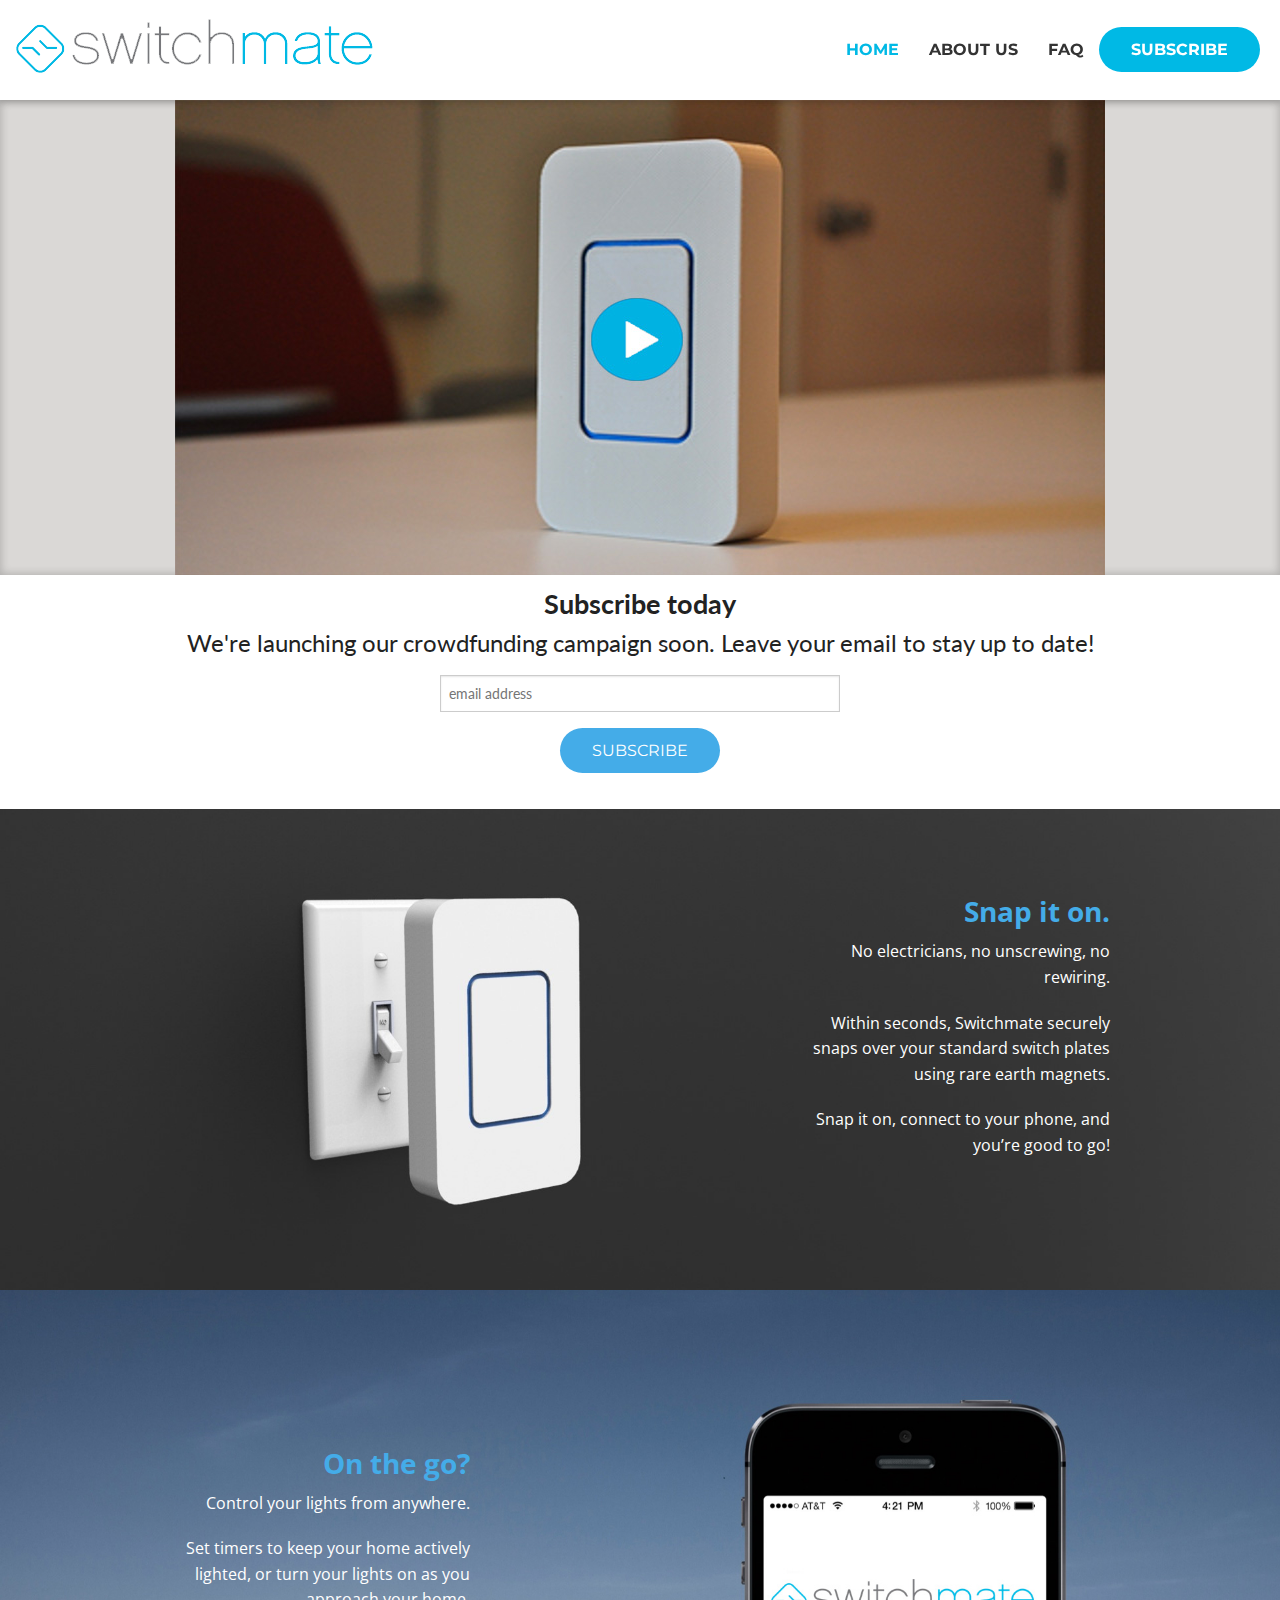
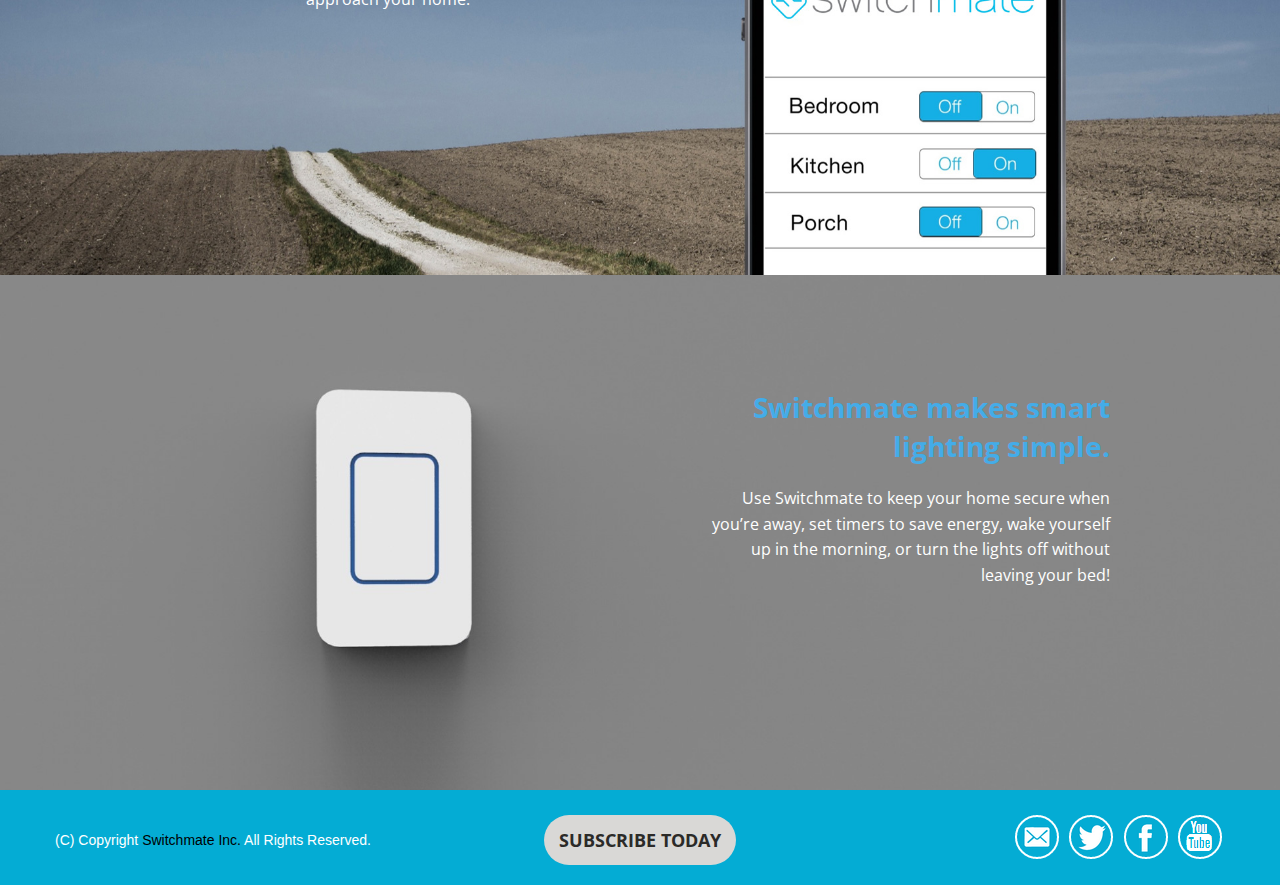
<file: Switchmate/index.html>
﻿<!doctype html>
<html class="no-js" lang="en">
	<head>
		<meta charset="utf-8" />
		<meta name="viewport" content="width=device-width, initial-scale=1.0" />
		<title>Switchmate | Smart lighting, simplified. </title>
		<link rel="stylesheet" href="css/style.css" />
		<link rel="stylesheet" href="css/foundation.css" />
		<link rel="icon" type="image/png" href="img/fav.png">
		<script src="js/vendor/modernizr.js"></script>
		<link href="http://fonts.googleapis.com/css?family=Montserrat:400,700|Lato:400,700" rel="stylesheet" type="text/css">
		<link href="http://maxcdn.bootstrapcdn.com/font-awesome/4.1.0/css/font-awesome.min.css" rel="stylesheet">
	</head>
	<body>
		<div class="fixed navbar">
			<div class="">
                <nav class="top-bar" data-topbar>
                    <ul class="title-area">
                        <li class="name">
                            <a href="./"><img src="img/logo.png" class="logo-img" style=""></a>
                        </li>
                    </ul>
                    <section class="top-bar-section" style="left: initial!important; right: 10px!important">
                        <img src="img/collapse.png" class="collapse"/>
                        <!-- Right Nav Section -->
                        <ul class="right hide-collapse">
                            <li class="active">
                                <a href="index.html">Home</a>
                            </li>
                            <li>
                                <a href="about.html">About us</a>
                            </li>
                            <li>
                                <a href="faq.html">FAQ</a>
                            </li>
                            <li>
                                <a href="#" data-reveal-id="notifiedmodal" class="notifiednav li-custom-nav" >SUBSCRIBE</a>
                            </li>
                        </ul>
                    </section>
                </nav>
			</div>
			
		</div>

		<div id="header">
			<div class="row">
				<div class="large-12 columns">
					<div id="headervideo">
					    <div class="flex-video">
					        <img src="img/play-video.jpg" class="play-video"/>
					        <div class="video-youtube" >
					        </div>
					    </div>
					</div>
				</div>
			</div>
		</div>
        <div id="subscribe-content" class="subscribe-content">
            <h3 class="title">Subscribe today</h3>
            <div class="description">
                We're launching our crowdfunding campaign soon. Leave your email to stay up to date!
            </div>
            <div class="form-subscribe">
                <form id="index-form-subcribe" action="//myswitchmate.us8.list-manage.com/subscribe/post?u=7092f45944f1e13b511514048&amp;id=6d27c730f6" method="post">
                    <input type="hidden" name="COUNTRY" class="" />
                    <input type="email" value="" name="EMAIL" class="email" id="mce-EMAIL" placeholder="email address" required="">

                    <button class="button-subscribe" type="submit">SUBSCRIBE</button>

                </form>
                
            </div>
        </div>
		<div id="snapit">
		    <div class="row">
                <img src="img/snapit.jpg" class="hide-scale" />
		        <div class="" style="width: 100%; position: absolute; top: 0px ">
		            <div style="position: relative; max-width: 940px; width: 100%; margin:0px auto;">
                        <div class="snapit-content">
                            <h3 class="title">
                                Snap it on.
                            </h3>
                            <p>
                                No electricians, no unscrewing, no rewiring.
                            </p>
                            <p>
                                Within seconds, Switchmate securely snaps over your standard switch plates using rare earth magnets.
                            </p>
                            <p>
                                Snap it on, connect to your phone, and you’re good to go!
                            </p>
                        </div>    
		            </div>
		            
		        </div>
		    </div>
		</div>

		<div id="secure">
			<div class="row">
                <img src="img/onthego.jpg" class="hide-scale"/>
                <div class="" style="width: 100%; position: absolute; top: 0px ">
                    <div style="position: relative; max-width: 940px; width: 100%; margin:0px auto;">
                        <div class="secure-content">
                            <h3 class="title">
                                On the go?
                            </h3>
                            <p>
                                Control your lights from anywhere.
                            </p>
                            <p>
                                Set timers to keep your home actively lighted, or turn your lights on as you approach your home.
                            </p>
                        </div>
                    </div>
                </div>
			</div>
		</div>

	    <div id="smart">
	        <div class="row">
                <img src="img/smart.jpg" class="hide-scale" />
                <div class="" style="width: 100%; position: absolute; top: 0px ">
                    <div style="position: relative; max-width: 940px; width: 100%; margin:0px auto;">
                        <div class="smart-content">
                            <h3 class="title">
                                Switchmate makes smart lighting simple.
                            </h3>
                            <p class="p-one">
                                Use Switchmate to keep your home secure when you’re away, set timers to save energy, wake yourself up in the morning, or turn the lights off without leaving your bed!
                            </p>
                        </div>
                    </div>

                </div>
	        </div>
	    </div>
		<div id="footer">
			<div class="row">
			    <div class="large-12 columns" style="position: relative">
                    <div class="copy-right" >
                        (C) Copyright <span>Switchmate Inc.</span> All Rights Reserved.
                    </div>
                    <div class="subcribe-today-bottom" >
                        <a data-reveal-id="notifiedmodal">Subscribe today</a>
                    </div>
			        <ul class="list-social" >
                        <li><a href=""><i class="icon-x1-email"></i></a></li>
                        <li><a href="https://twitter.com/hashtag/switchmate" target="_blank"><i class="icon-x1-tw"></i></a></li>
                        <li><a href="https://www.facebook.com/Switchmate.Inc" target="_blank"><i class="icon-x1-fa"></i></a></li>
                        <li><a href="https://www.youtube.com/channel/UCIZ2nBm6SUFxC5MXyRI3s5w" target="_blank"><i class="icon-x1-yu"></i></a></li>
                    </ul>
			    </div>
			</div>
		</div>

		<div id="notifiedmodal" class="reveal-modal" data-reveal>
			<h1 class="headertext">Subscribe today</h1>
			<p class="lead">
                We're lauching our crowdfunding campaign soon. Leave your email to stay up to date!
			</p>
			<p>
				<!-- Begin MailChimp Signup Form -->
				<div id="mc_embed_signup">
					<form action="//myswitchmate.us8.list-manage.com/subscribe/post?u=7092f45944f1e13b511514048&amp;id=6d27c730f6" method="post" id="mc-embedded-subscribe-form" name="mc-embedded-subscribe-form" class="validate" style="margin-bottom: -20px !important;" target="_blank" >

						<div class="mc-field-group">
							<label for="mce-EMAIL">Email Address </label>
							<input type="email" value="" name="EMAIL" class="required email" id="mce-EMAIL">
						</div>
						<p>
							<a href="http://us8.campaign-archive2.com/home/?u=7092f45944f1e13b511514048&id=6d27c730f6" title="View previous campaigns">View previous campaigns.</a>
						</p>
						<div id="mce-responses" class="clear">
							<div class="response" id="mce-error-response" style="display:none"></div>
							<div class="response" id="mce-success-response" style="display:none"></div>
						</div>
						<!-- real people should not fill this in and expect good things - do not remove this or risk form bot signups-->
						<div style="position: absolute; left: -5000px;">
							<input type="text" name="b_7092f45944f1e13b511514048_6d27c730f6" tabindex="-1" value="">
						</div>
						<div class="clear">
							<input type="submit" value="Subscribe" name="subscribe" id="mc-embedded-subscribe" class="button">
						</div>
					</form>
				</div>

				<!--End mc_embed_signup-->
			</p>
			<a class="close-reveal-modal">&#215;</a>
		</div>

	    <script src="js/vendor/jquery.js"></script>
        <script src="js/jquery.validate.js"></script>
		<script src="js/foundation.min.js"></script>
		<script src="js/foundation/foundation.magellan.js"></script>
        <script src="js/homepage.js"></script>
	    <script>
    	    $(document).foundation();
    	</script>
        <script>
            (function (i, s, o, g, r, a, m) {
                i['GoogleAnalyticsObject'] = r; i[r] = i[r] || function () {
                    (i[r].q = i[r].q || []).push(arguments)
                }, i[r].l = 1 * new Date(); a = s.createElement(o),
                m = s.getElementsByTagName(o)[0]; a.async = 1; a.src = g; m.parentNode.insertBefore(a, m)
            })(window, document, 'script', '//www.google-analytics.com/analytics.js', 'ga');

            ga('create', 'UA-48810877-1', 'myswitchmate.com');
            ga('require', 'displayfeatures');
            ga('send', 'pageview');
        </script>

	</body>
</html>
</file>
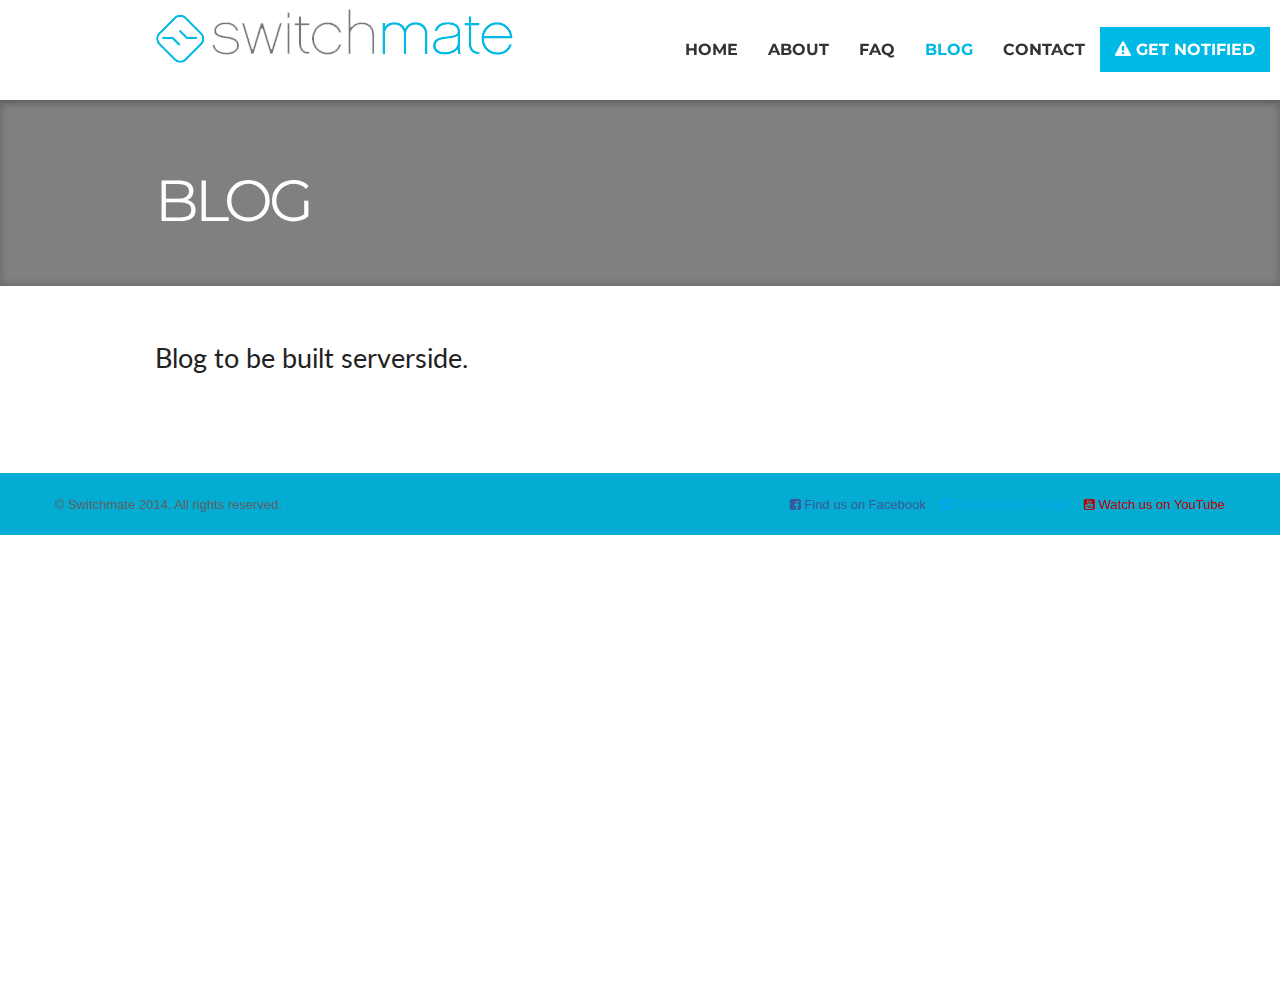
<file: Switchmate/blog.html>
<!doctype html>
<html class="no-js" lang="en">
	<head>
		<meta charset="utf-8" />
		<meta name="viewport" content="width=device-width, initial-scale=1.0" />
		<title>Switchmate | Blog </title>
		<link rel="stylesheet" href="css/style.css" />
		<link rel="stylesheet" href="css/foundation.css" />
		<link rel="icon" type="image/png" href="img/fav.png">
		<script src="js/vendor/modernizr.js"></script>
		<link href="http://fonts.googleapis.com/css?family=Montserrat:400,700|Lato:400,700" rel="stylesheet" type="text/css">
		<link href="http://maxcdn.bootstrapcdn.com/font-awesome/4.1.0/css/font-awesome.min.css" rel="stylesheet">
	</head>
	<body>
		<div class="fixed navbar">
			<div class="row">
				<nav class="top-bar" data-topbar>

					<ul class="title-area">
						<li class="name">
							<img src="img/logo.png">
						</li>
					</ul>

					<section class="top-bar-section">
						<!-- Right Nav Section -->
						<ul class="right">
							<li>
								<a href="index.html">Home</a>
							</li>
							<li>
								<a href="about.html">About</a>
							</li>
							<li>
								<a href="faq.html">FAQ</a>
							</li>
							<li class="active">
								<a href="blog.html">Blog</a>
							</li>
							<li>
								<a href="contact.html">Contact</a>
							</li>
							<li >
								<a href="#" data-reveal-id="notifiedmodal" class="notifiednav" style="background: #00b9e5 !important;color: white !important;"><i class="fa fa-exclamation-triangle"></i> Get Notified</a>
							</li>
						</ul>

					</section>
			</div>
			</nav>
		</div>

		<div id="pageheader">
			<div class="row">
				<div class="large-12 columns">
					<h1>Blog</h1>
				</div>
			</div>
		</div>
		<div class="contentarea">
			<div class="row">
				<div class="large-12 columns">
					<h3>Blog to be built serverside.
					<br />
					<br />
					</h3>
				</div>
			</div>
		</div>
		<div id="footer">
			<div class="row">
				<div class="large-12 columns">
					<span style="float: right;"><a href="#" class="facebook"><i class="fa fa-facebook-square"></i> Find us on Facebook</a> &nbsp;&nbsp; <a href="#" class="twitter"><i class="fa fa-twitter-square"></i> Follow us on Twitter</a> &nbsp;&nbsp; <a href="#" class="youtube"><i class="fa fa-youtube-square"></i> Watch us on YouTube</a></span>
					&copy; Switchmate 2014. All rights reserved.
				</div>
			</div>
		</div>

		<div id="notifiedmodal" class="reveal-modal" data-reveal>
			<h1 class="headertext">Get Notified</h1>
			<p class="lead">
				Sign-up to our mailing list and be the first to know about our progress and imminent availability of the switchmate units.
			</p>
			<p>
				<!-- Begin MailChimp Signup Form -->
				<div id="mc_embed_signup">
					<form action="//myswitchmate.us8.list-manage.com/subscribe/post?u=7092f45944f1e13b511514048&amp;id=6d27c730f6" method="post" id="mc-embedded-subscribe-form" name="mc-embedded-subscribe-form" class="validate" style="margin-bottom: -20px !important;" target="_blank" novalidate>

						<div class="mc-field-group">
							<label for="mce-NAME">Name </label>
							<input type="text" value="" name="NAME" class="required" id="mce-NAME">
						</div>
						<div class="mc-field-group">
							<label for="mce-EMAIL">Email Address </label>
							<input type="email" value="" name="EMAIL" class="required email" id="mce-EMAIL">
						</div>
						<div class="mc-field-group">
							<label for="mce-COUNTRY">Country </label>
							<select name="COUNTRY" class="" id="mce-COUNTRY">
								<option value=""></option>
								<option value="United States of America">United States of America</option>
								<option value="Aaland Islands">Aaland Islands</option>
								<option value="Afghanistan">Afghanistan</option>
								<option value="Albania">Albania</option>
								<option value="Algeria">Algeria</option>
								<option value="American Samoa">American Samoa</option>
								<option value="Andorra">Andorra</option>
								<option value="Angola">Angola</option>
								<option value="Anguilla">Anguilla</option>
								<option value="Antarctica">Antarctica</option>
								<option value="Antigua And Barbuda">Antigua And Barbuda</option>
								<option value="Argentina">Argentina</option>
								<option value="Armenia">Armenia</option>
								<option value="Aruba">Aruba</option>
								<option value="Australia">Australia</option>
								<option value="Austria">Austria</option>
								<option value="Azerbaijan">Azerbaijan</option>
								<option value="Bahamas">Bahamas</option>
								<option value="Bahrain">Bahrain</option>
								<option value="Bangladesh">Bangladesh</option>
								<option value="Barbados">Barbados</option>
								<option value="Belarus">Belarus</option>
								<option value="Belgium">Belgium</option>
								<option value="Belize">Belize</option>
								<option value="Benin">Benin</option>
								<option value="Bermuda">Bermuda</option>
								<option value="Bhutan">Bhutan</option>
								<option value="Bolivia">Bolivia</option>
								<option value="Bosnia and Herzegovina">Bosnia and Herzegovina</option>
								<option value="Botswana">Botswana</option>
								<option value="Bouvet Island">Bouvet Island</option>
								<option value="Brazil">Brazil</option>
								<option value="British Indian Ocean Territory">British Indian Ocean Territory</option>
								<option value="Brunei Darussalam">Brunei Darussalam</option>
								<option value="Bulgaria">Bulgaria</option>
								<option value="Burkina Faso">Burkina Faso</option>
								<option value="Burundi">Burundi</option>
								<option value="Cambodia">Cambodia</option>
								<option value="Cameroon">Cameroon</option>
								<option value="Canada">Canada</option>
								<option value="Cape Verde">Cape Verde</option>
								<option value="Cayman Islands">Cayman Islands</option>
								<option value="Central African Republic">Central African Republic</option>
								<option value="Chad">Chad</option>
								<option value="Chile">Chile</option>
								<option value="China">China</option>
								<option value="Christmas Island">Christmas Island</option>
								<option value="Cocos (Keeling) Islands">Cocos (Keeling) Islands</option>
								<option value="Colombia">Colombia</option>
								<option value="Comoros">Comoros</option>
								<option value="Congo">Congo</option>
								<option value="Cook Islands">Cook Islands</option>
								<option value="Costa Rica">Costa Rica</option>
								<option value="Cote D'Ivoire">Cote D'Ivoire</option>
								<option value="Croatia">Croatia</option>
								<option value="Cuba">Cuba</option>
								<option value="Curacao">Curacao</option>
								<option value="Cyprus">Cyprus</option>
								<option value="Czech Republic">Czech Republic</option>
								<option value="Democratic Republic of the Congo">Democratic Republic of the Congo</option>
								<option value="Denmark">Denmark</option>
								<option value="Djibouti">Djibouti</option>
								<option value="Dominica">Dominica</option>
								<option value="Dominican Republic">Dominican Republic</option>
								<option value="East Timor">East Timor</option>
								<option value="Ecuador">Ecuador</option>
								<option value="Egypt">Egypt</option>
								<option value="El Salvador">El Salvador</option>
								<option value="Equatorial Guinea">Equatorial Guinea</option>
								<option value="Eritrea">Eritrea</option>
								<option value="Estonia">Estonia</option>
								<option value="Ethiopia">Ethiopia</option>
								<option value="Falkland Islands">Falkland Islands</option>
								<option value="Faroe Islands">Faroe Islands</option>
								<option value="Fiji">Fiji</option>
								<option value="Finland">Finland</option>
								<option value="France">France</option>
								<option value="French Guiana">French Guiana</option>
								<option value="French Polynesia">French Polynesia</option>
								<option value="French Southern Territories">French Southern Territories</option>
								<option value="Gabon">Gabon</option>
								<option value="Gambia">Gambia</option>
								<option value="Georgia">Georgia</option>
								<option value="Germany">Germany</option>
								<option value="Ghana">Ghana</option>
								<option value="Gibraltar">Gibraltar</option>
								<option value="Greece">Greece</option>
								<option value="Greenland">Greenland</option>
								<option value="Grenada">Grenada</option>
								<option value="Guadeloupe">Guadeloupe</option>
								<option value="Guam">Guam</option>
								<option value="Guatemala">Guatemala</option>
								<option value="Guernsey">Guernsey</option>
								<option value="Guinea">Guinea</option>
								<option value="Guinea-Bissau">Guinea-Bissau</option>
								<option value="Guyana">Guyana</option>
								<option value="Haiti">Haiti</option>
								<option value="Heard and Mc Donald Islands">Heard and Mc Donald Islands</option>
								<option value="Honduras">Honduras</option>
								<option value="Hong Kong">Hong Kong</option>
								<option value="Hungary">Hungary</option>
								<option value="Iceland">Iceland</option>
								<option value="India">India</option>
								<option value="Indonesia">Indonesia</option>
								<option value="Iran">Iran</option>
								<option value="Iraq">Iraq</option>
								<option value="Ireland">Ireland</option>
								<option value="Isle of Man">Isle of Man</option>
								<option value="Israel">Israel</option>
								<option value="Italy">Italy</option>
								<option value="Jamaica">Jamaica</option>
								<option value="Japan">Japan</option>
								<option value="Jersey  (Channel Islands)">Jersey  (Channel Islands)</option>
								<option value="Jordan">Jordan</option>
								<option value="Kazakhstan">Kazakhstan</option>
								<option value="Kenya">Kenya</option>
								<option value="Kiribati">Kiribati</option>
								<option value="Kuwait">Kuwait</option>
								<option value="Kyrgyzstan">Kyrgyzstan</option>
								<option value="Lao People's Democratic Republic">Lao People's Democratic Republic</option>
								<option value="Latvia">Latvia</option>
								<option value="Lebanon">Lebanon</option>
								<option value="Lesotho">Lesotho</option>
								<option value="Liberia">Liberia</option>
								<option value="Libya">Libya</option>
								<option value="Liechtenstein">Liechtenstein</option>
								<option value="Lithuania">Lithuania</option>
								<option value="Luxembourg">Luxembourg</option>
								<option value="Macau">Macau</option>
								<option value="Macedonia">Macedonia</option>
								<option value="Madagascar">Madagascar</option>
								<option value="Malawi">Malawi</option>
								<option value="Malaysia">Malaysia</option>
								<option value="Maldives">Maldives</option>
								<option value="Mali">Mali</option>
								<option value="Malta">Malta</option>
								<option value="Marshall Islands">Marshall Islands</option>
								<option value="Martinique">Martinique</option>
								<option value="Mauritania">Mauritania</option>
								<option value="Mauritius">Mauritius</option>
								<option value="Mayotte">Mayotte</option>
								<option value="Mexico">Mexico</option>
								<option value="Micronesia, Federated States of">Micronesia, Federated States of</option>
								<option value="Moldova, Republic of">Moldova, Republic of</option>
								<option value="Monaco">Monaco</option>
								<option value="Mongolia">Mongolia</option>
								<option value="Montenegro">Montenegro</option>
								<option value="Montserrat">Montserrat</option>
								<option value="Morocco">Morocco</option>
								<option value="Mozambique">Mozambique</option>
								<option value="Myanmar">Myanmar</option>
								<option value="Namibia">Namibia</option>
								<option value="Nauru">Nauru</option>
								<option value="Nepal">Nepal</option>
								<option value="Netherlands">Netherlands</option>
								<option value="Netherlands Antilles">Netherlands Antilles</option>
								<option value="New Caledonia">New Caledonia</option>
								<option value="New Zealand">New Zealand</option>
								<option value="Nicaragua">Nicaragua</option>
								<option value="Niger">Niger</option>
								<option value="Nigeria">Nigeria</option>
								<option value="Niue">Niue</option>
								<option value="Norfolk Island">Norfolk Island</option>
								<option value="North Korea">North Korea</option>
								<option value="Northern Mariana Islands">Northern Mariana Islands</option>
								<option value="Norway">Norway</option>
								<option value="Oman">Oman</option>
								<option value="Pakistan">Pakistan</option>
								<option value="Palau">Palau</option>
								<option value="Palestine">Palestine</option>
								<option value="Panama">Panama</option>
								<option value="Papua New Guinea">Papua New Guinea</option>
								<option value="Paraguay">Paraguay</option>
								<option value="Peru">Peru</option>
								<option value="Philippines">Philippines</option>
								<option value="Pitcairn">Pitcairn</option>
								<option value="Poland">Poland</option>
								<option value="Portugal">Portugal</option>
								<option value="Puerto Rico">Puerto Rico</option>
								<option value="Qatar">Qatar</option>
								<option value="Republic of Kosovo">Republic of Kosovo</option>
								<option value="Reunion">Reunion</option>
								<option value="Romania">Romania</option>
								<option value="Russia">Russia</option>
								<option value="Rwanda">Rwanda</option>
								<option value="Saint Kitts and Nevis">Saint Kitts and Nevis</option>
								<option value="Saint Lucia">Saint Lucia</option>
								<option value="Saint Vincent and the Grenadines">Saint Vincent and the Grenadines</option>
								<option value="Samoa (Independent)">Samoa (Independent)</option>
								<option value="San Marino">San Marino</option>
								<option value="Sao Tome and Principe">Sao Tome and Principe</option>
								<option value="Saudi Arabia">Saudi Arabia</option>
								<option value="Senegal">Senegal</option>
								<option value="Serbia">Serbia</option>
								<option value="Seychelles">Seychelles</option>
								<option value="Sierra Leone">Sierra Leone</option>
								<option value="Singapore">Singapore</option>
								<option value="Sint Maarten">Sint Maarten</option>
								<option value="Slovakia">Slovakia</option>
								<option value="Slovenia">Slovenia</option>
								<option value="Solomon Islands">Solomon Islands</option>
								<option value="Somalia">Somalia</option>
								<option value="South Africa">South Africa</option>
								<option value="South Georgia and the South Sandwich Islands">South Georgia and the South Sandwich Islands</option>
								<option value="South Korea">South Korea</option>
								<option value="South Sudan">South Sudan</option>
								<option value="Spain">Spain</option>
								<option value="Sri Lanka">Sri Lanka</option>
								<option value="St. Helena">St. Helena</option>
								<option value="St. Pierre and Miquelon">St. Pierre and Miquelon</option>
								<option value="Sudan">Sudan</option>
								<option value="Suriname">Suriname</option>
								<option value="Svalbard and Jan Mayen Islands">Svalbard and Jan Mayen Islands</option>
								<option value="Swaziland">Swaziland</option>
								<option value="Sweden">Sweden</option>
								<option value="Switzerland">Switzerland</option>
								<option value="Syria">Syria</option>
								<option value="Taiwan">Taiwan</option>
								<option value="Tajikistan">Tajikistan</option>
								<option value="Tanzania">Tanzania</option>
								<option value="Thailand">Thailand</option>
								<option value="Togo">Togo</option>
								<option value="Tokelau">Tokelau</option>
								<option value="Tonga">Tonga</option>
								<option value="Trinidad and Tobago">Trinidad and Tobago</option>
								<option value="Tunisia">Tunisia</option>
								<option value="Turkey">Turkey</option>
								<option value="Turkmenistan">Turkmenistan</option>
								<option value="Turks &amp; Caicos Islands">Turks &amp; Caicos Islands</option>
								<option value="Turks and Caicos Islands">Turks and Caicos Islands</option>
								<option value="Tuvalu">Tuvalu</option>
								<option value="Uganda">Uganda</option>
								<option value="Ukraine">Ukraine</option>
								<option value="United Arab Emirates">United Arab Emirates</option>
								<option value="United Kingdom">United Kingdom</option>
								<option value="Uruguay">Uruguay</option>
								<option value="USA Minor Outlying Islands">USA Minor Outlying Islands</option>
								<option value="Uzbekistan">Uzbekistan</option>
								<option value="Vanuatu">Vanuatu</option>
								<option value="Vatican City State (Holy See)">Vatican City State (Holy See)</option>
								<option value="Venezuela">Venezuela</option>
								<option value="Vietnam">Vietnam</option>
								<option value="Virgin Islands (British)">Virgin Islands (British)</option>
								<option value="Virgin Islands (U.S.)">Virgin Islands (U.S.)</option>
								<option value="Wallis and Futuna Islands">Wallis and Futuna Islands</option>
								<option value="Western Sahara">Western Sahara</option>
								<option value="Yemen">Yemen</option>
								<option value="Zambia">Zambia</option>
								<option value="Zimbabwe">Zimbabwe</option>
							</select>
						</div>
						<p>
							<a href="http://us8.campaign-archive2.com/home/?u=7092f45944f1e13b511514048&id=6d27c730f6" title="View previous campaigns">View previous campaigns.</a>
						</p>
						<div id="mce-responses" class="clear">
							<div class="response" id="mce-error-response" style="display:none"></div>
							<div class="response" id="mce-success-response" style="display:none"></div>
						</div>
						<!-- real people should not fill this in and expect good things - do not remove this or risk form bot signups-->
						<div style="position: absolute; left: -5000px;">
							<input type="text" name="b_7092f45944f1e13b511514048_6d27c730f6" tabindex="-1" value="">
						</div>
						<div class="clear">
							<input type="submit" value="Subscribe" name="subscribe" id="mc-embedded-subscribe" class="button">
						</div>
					</form>
				</div>

				<!--End mc_embed_signup-->
			</p>
			<a class="close-reveal-modal">&#215;</a>
		</div>

		<script src="js/vendor/jquery.js"></script>
		<script src="js/foundation.min.js"></script>
		<script src="js/foundation/foundation.magellan.js"></script>
		<script>
			$(document).foundation();
		</script>
	</body>
</html>
</file>
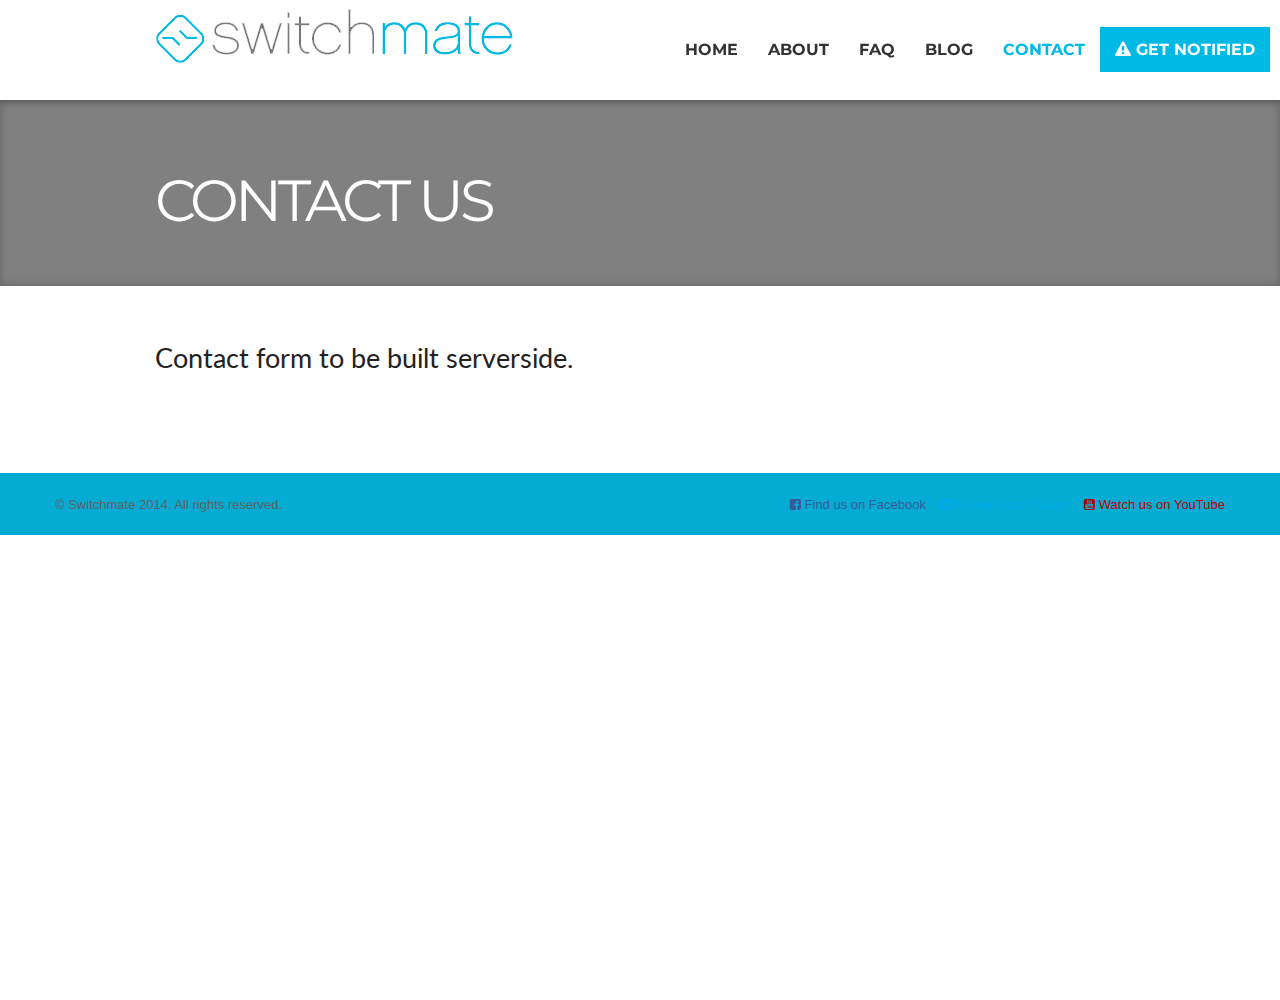
<file: Switchmate/contact.html>
<!doctype html>
<html class="no-js" lang="en">
	<head>
		<meta charset="utf-8" />
		<meta name="viewport" content="width=device-width, initial-scale=1.0" />
		<title>Switchmate | Contact Us </title>
		<link rel="stylesheet" href="css/style.css" />
		<link rel="stylesheet" href="css/foundation.css" />
		<link rel="icon" type="image/png" href="img/fav.png">
		<script src="js/vendor/modernizr.js"></script>
		<link href="http://fonts.googleapis.com/css?family=Montserrat:400,700|Lato:400,700" rel="stylesheet" type="text/css">
		<link href="http://maxcdn.bootstrapcdn.com/font-awesome/4.1.0/css/font-awesome.min.css" rel="stylesheet">
	</head>
	<body>
		<div class="fixed navbar">
			<div class="row">
				<nav class="top-bar" data-topbar>

					<ul class="title-area">
						<li class="name">
							<img src="img/logo.png">
						</li>
					</ul>

					<section class="top-bar-section">
						<!-- Right Nav Section -->
						<ul class="right">
							<li>
								<a href="index.html">Home</a>
							</li>
							<li>
								<a href="about.html">About</a>
							</li>
							<li>
								<a href="faq.html">FAQ</a>
							</li>
							<li>
								<a href="blog.html">Blog</a>
							</li>
							<li class="active">
								<a href="contact.html">Contact</a>
							</li>
							<li >
								<a href="#" data-reveal-id="notifiedmodal" class="notifiednav" style="background: #00b9e5 !important;color: white !important;"><i class="fa fa-exclamation-triangle"></i> Get Notified</a>
							</li>
						</ul>

					</section>
			</div>
			</nav>
		</div>

		<div id="pageheader">
			<div class="row">
				<div class="large-12 columns">
					<h1>Contact Us</h1>
				</div>
			</div>
		</div>
		<div class="contentarea">
			<div class="row">
				<div class="large-12 columns">
					<h3>Contact form to be built serverside.
					<br />
					<br />
					</h3>
				</div>
			</div>
		</div>
		<div id="footer">
			<div class="row">
				<div class="large-12 columns">
					<span style="float: right;"><a href="#" class="facebook"><i class="fa fa-facebook-square"></i> Find us on Facebook</a> &nbsp;&nbsp; <a href="#" class="twitter"><i class="fa fa-twitter-square"></i> Follow us on Twitter</a> &nbsp;&nbsp; <a href="#" class="youtube"><i class="fa fa-youtube-square"></i> Watch us on YouTube</a></span>
					&copy; Switchmate 2014. All rights reserved.
				</div>
			</div>
		</div>

		<div id="notifiedmodal" class="reveal-modal" data-reveal>
			<h1 class="headertext">Get Notified</h1>
			<p class="lead">
				Sign-up to our mailing list and be the first to know about our progress and imminent availability of the switchmate units.
			</p>
			<p>
				<!-- Begin MailChimp Signup Form -->
				<div id="mc_embed_signup">
					<form action="//myswitchmate.us8.list-manage.com/subscribe/post?u=7092f45944f1e13b511514048&amp;id=6d27c730f6" method="post" id="mc-embedded-subscribe-form" name="mc-embedded-subscribe-form" class="validate" style="margin-bottom: -20px !important;" target="_blank" novalidate>

						<div class="mc-field-group">
							<label for="mce-NAME">Name </label>
							<input type="text" value="" name="NAME" class="required" id="mce-NAME">
						</div>
						<div class="mc-field-group">
							<label for="mce-EMAIL">Email Address </label>
							<input type="email" value="" name="EMAIL" class="required email" id="mce-EMAIL">
						</div>
						<div class="mc-field-group">
							<label for="mce-COUNTRY">Country </label>
							<select name="COUNTRY" class="" id="mce-COUNTRY">
								<option value=""></option>
								<option value="United States of America">United States of America</option>
								<option value="Aaland Islands">Aaland Islands</option>
								<option value="Afghanistan">Afghanistan</option>
								<option value="Albania">Albania</option>
								<option value="Algeria">Algeria</option>
								<option value="American Samoa">American Samoa</option>
								<option value="Andorra">Andorra</option>
								<option value="Angola">Angola</option>
								<option value="Anguilla">Anguilla</option>
								<option value="Antarctica">Antarctica</option>
								<option value="Antigua And Barbuda">Antigua And Barbuda</option>
								<option value="Argentina">Argentina</option>
								<option value="Armenia">Armenia</option>
								<option value="Aruba">Aruba</option>
								<option value="Australia">Australia</option>
								<option value="Austria">Austria</option>
								<option value="Azerbaijan">Azerbaijan</option>
								<option value="Bahamas">Bahamas</option>
								<option value="Bahrain">Bahrain</option>
								<option value="Bangladesh">Bangladesh</option>
								<option value="Barbados">Barbados</option>
								<option value="Belarus">Belarus</option>
								<option value="Belgium">Belgium</option>
								<option value="Belize">Belize</option>
								<option value="Benin">Benin</option>
								<option value="Bermuda">Bermuda</option>
								<option value="Bhutan">Bhutan</option>
								<option value="Bolivia">Bolivia</option>
								<option value="Bosnia and Herzegovina">Bosnia and Herzegovina</option>
								<option value="Botswana">Botswana</option>
								<option value="Bouvet Island">Bouvet Island</option>
								<option value="Brazil">Brazil</option>
								<option value="British Indian Ocean Territory">British Indian Ocean Territory</option>
								<option value="Brunei Darussalam">Brunei Darussalam</option>
								<option value="Bulgaria">Bulgaria</option>
								<option value="Burkina Faso">Burkina Faso</option>
								<option value="Burundi">Burundi</option>
								<option value="Cambodia">Cambodia</option>
								<option value="Cameroon">Cameroon</option>
								<option value="Canada">Canada</option>
								<option value="Cape Verde">Cape Verde</option>
								<option value="Cayman Islands">Cayman Islands</option>
								<option value="Central African Republic">Central African Republic</option>
								<option value="Chad">Chad</option>
								<option value="Chile">Chile</option>
								<option value="China">China</option>
								<option value="Christmas Island">Christmas Island</option>
								<option value="Cocos (Keeling) Islands">Cocos (Keeling) Islands</option>
								<option value="Colombia">Colombia</option>
								<option value="Comoros">Comoros</option>
								<option value="Congo">Congo</option>
								<option value="Cook Islands">Cook Islands</option>
								<option value="Costa Rica">Costa Rica</option>
								<option value="Cote D'Ivoire">Cote D'Ivoire</option>
								<option value="Croatia">Croatia</option>
								<option value="Cuba">Cuba</option>
								<option value="Curacao">Curacao</option>
								<option value="Cyprus">Cyprus</option>
								<option value="Czech Republic">Czech Republic</option>
								<option value="Democratic Republic of the Congo">Democratic Republic of the Congo</option>
								<option value="Denmark">Denmark</option>
								<option value="Djibouti">Djibouti</option>
								<option value="Dominica">Dominica</option>
								<option value="Dominican Republic">Dominican Republic</option>
								<option value="East Timor">East Timor</option>
								<option value="Ecuador">Ecuador</option>
								<option value="Egypt">Egypt</option>
								<option value="El Salvador">El Salvador</option>
								<option value="Equatorial Guinea">Equatorial Guinea</option>
								<option value="Eritrea">Eritrea</option>
								<option value="Estonia">Estonia</option>
								<option value="Ethiopia">Ethiopia</option>
								<option value="Falkland Islands">Falkland Islands</option>
								<option value="Faroe Islands">Faroe Islands</option>
								<option value="Fiji">Fiji</option>
								<option value="Finland">Finland</option>
								<option value="France">France</option>
								<option value="French Guiana">French Guiana</option>
								<option value="French Polynesia">French Polynesia</option>
								<option value="French Southern Territories">French Southern Territories</option>
								<option value="Gabon">Gabon</option>
								<option value="Gambia">Gambia</option>
								<option value="Georgia">Georgia</option>
								<option value="Germany">Germany</option>
								<option value="Ghana">Ghana</option>
								<option value="Gibraltar">Gibraltar</option>
								<option value="Greece">Greece</option>
								<option value="Greenland">Greenland</option>
								<option value="Grenada">Grenada</option>
								<option value="Guadeloupe">Guadeloupe</option>
								<option value="Guam">Guam</option>
								<option value="Guatemala">Guatemala</option>
								<option value="Guernsey">Guernsey</option>
								<option value="Guinea">Guinea</option>
								<option value="Guinea-Bissau">Guinea-Bissau</option>
								<option value="Guyana">Guyana</option>
								<option value="Haiti">Haiti</option>
								<option value="Heard and Mc Donald Islands">Heard and Mc Donald Islands</option>
								<option value="Honduras">Honduras</option>
								<option value="Hong Kong">Hong Kong</option>
								<option value="Hungary">Hungary</option>
								<option value="Iceland">Iceland</option>
								<option value="India">India</option>
								<option value="Indonesia">Indonesia</option>
								<option value="Iran">Iran</option>
								<option value="Iraq">Iraq</option>
								<option value="Ireland">Ireland</option>
								<option value="Isle of Man">Isle of Man</option>
								<option value="Israel">Israel</option>
								<option value="Italy">Italy</option>
								<option value="Jamaica">Jamaica</option>
								<option value="Japan">Japan</option>
								<option value="Jersey  (Channel Islands)">Jersey  (Channel Islands)</option>
								<option value="Jordan">Jordan</option>
								<option value="Kazakhstan">Kazakhstan</option>
								<option value="Kenya">Kenya</option>
								<option value="Kiribati">Kiribati</option>
								<option value="Kuwait">Kuwait</option>
								<option value="Kyrgyzstan">Kyrgyzstan</option>
								<option value="Lao People's Democratic Republic">Lao People's Democratic Republic</option>
								<option value="Latvia">Latvia</option>
								<option value="Lebanon">Lebanon</option>
								<option value="Lesotho">Lesotho</option>
								<option value="Liberia">Liberia</option>
								<option value="Libya">Libya</option>
								<option value="Liechtenstein">Liechtenstein</option>
								<option value="Lithuania">Lithuania</option>
								<option value="Luxembourg">Luxembourg</option>
								<option value="Macau">Macau</option>
								<option value="Macedonia">Macedonia</option>
								<option value="Madagascar">Madagascar</option>
								<option value="Malawi">Malawi</option>
								<option value="Malaysia">Malaysia</option>
								<option value="Maldives">Maldives</option>
								<option value="Mali">Mali</option>
								<option value="Malta">Malta</option>
								<option value="Marshall Islands">Marshall Islands</option>
								<option value="Martinique">Martinique</option>
								<option value="Mauritania">Mauritania</option>
								<option value="Mauritius">Mauritius</option>
								<option value="Mayotte">Mayotte</option>
								<option value="Mexico">Mexico</option>
								<option value="Micronesia, Federated States of">Micronesia, Federated States of</option>
								<option value="Moldova, Republic of">Moldova, Republic of</option>
								<option value="Monaco">Monaco</option>
								<option value="Mongolia">Mongolia</option>
								<option value="Montenegro">Montenegro</option>
								<option value="Montserrat">Montserrat</option>
								<option value="Morocco">Morocco</option>
								<option value="Mozambique">Mozambique</option>
								<option value="Myanmar">Myanmar</option>
								<option value="Namibia">Namibia</option>
								<option value="Nauru">Nauru</option>
								<option value="Nepal">Nepal</option>
								<option value="Netherlands">Netherlands</option>
								<option value="Netherlands Antilles">Netherlands Antilles</option>
								<option value="New Caledonia">New Caledonia</option>
								<option value="New Zealand">New Zealand</option>
								<option value="Nicaragua">Nicaragua</option>
								<option value="Niger">Niger</option>
								<option value="Nigeria">Nigeria</option>
								<option value="Niue">Niue</option>
								<option value="Norfolk Island">Norfolk Island</option>
								<option value="North Korea">North Korea</option>
								<option value="Northern Mariana Islands">Northern Mariana Islands</option>
								<option value="Norway">Norway</option>
								<option value="Oman">Oman</option>
								<option value="Pakistan">Pakistan</option>
								<option value="Palau">Palau</option>
								<option value="Palestine">Palestine</option>
								<option value="Panama">Panama</option>
								<option value="Papua New Guinea">Papua New Guinea</option>
								<option value="Paraguay">Paraguay</option>
								<option value="Peru">Peru</option>
								<option value="Philippines">Philippines</option>
								<option value="Pitcairn">Pitcairn</option>
								<option value="Poland">Poland</option>
								<option value="Portugal">Portugal</option>
								<option value="Puerto Rico">Puerto Rico</option>
								<option value="Qatar">Qatar</option>
								<option value="Republic of Kosovo">Republic of Kosovo</option>
								<option value="Reunion">Reunion</option>
								<option value="Romania">Romania</option>
								<option value="Russia">Russia</option>
								<option value="Rwanda">Rwanda</option>
								<option value="Saint Kitts and Nevis">Saint Kitts and Nevis</option>
								<option value="Saint Lucia">Saint Lucia</option>
								<option value="Saint Vincent and the Grenadines">Saint Vincent and the Grenadines</option>
								<option value="Samoa (Independent)">Samoa (Independent)</option>
								<option value="San Marino">San Marino</option>
								<option value="Sao Tome and Principe">Sao Tome and Principe</option>
								<option value="Saudi Arabia">Saudi Arabia</option>
								<option value="Senegal">Senegal</option>
								<option value="Serbia">Serbia</option>
								<option value="Seychelles">Seychelles</option>
								<option value="Sierra Leone">Sierra Leone</option>
								<option value="Singapore">Singapore</option>
								<option value="Sint Maarten">Sint Maarten</option>
								<option value="Slovakia">Slovakia</option>
								<option value="Slovenia">Slovenia</option>
								<option value="Solomon Islands">Solomon Islands</option>
								<option value="Somalia">Somalia</option>
								<option value="South Africa">South Africa</option>
								<option value="South Georgia and the South Sandwich Islands">South Georgia and the South Sandwich Islands</option>
								<option value="South Korea">South Korea</option>
								<option value="South Sudan">South Sudan</option>
								<option value="Spain">Spain</option>
								<option value="Sri Lanka">Sri Lanka</option>
								<option value="St. Helena">St. Helena</option>
								<option value="St. Pierre and Miquelon">St. Pierre and Miquelon</option>
								<option value="Sudan">Sudan</option>
								<option value="Suriname">Suriname</option>
								<option value="Svalbard and Jan Mayen Islands">Svalbard and Jan Mayen Islands</option>
								<option value="Swaziland">Swaziland</option>
								<option value="Sweden">Sweden</option>
								<option value="Switzerland">Switzerland</option>
								<option value="Syria">Syria</option>
								<option value="Taiwan">Taiwan</option>
								<option value="Tajikistan">Tajikistan</option>
								<option value="Tanzania">Tanzania</option>
								<option value="Thailand">Thailand</option>
								<option value="Togo">Togo</option>
								<option value="Tokelau">Tokelau</option>
								<option value="Tonga">Tonga</option>
								<option value="Trinidad and Tobago">Trinidad and Tobago</option>
								<option value="Tunisia">Tunisia</option>
								<option value="Turkey">Turkey</option>
								<option value="Turkmenistan">Turkmenistan</option>
								<option value="Turks &amp; Caicos Islands">Turks &amp; Caicos Islands</option>
								<option value="Turks and Caicos Islands">Turks and Caicos Islands</option>
								<option value="Tuvalu">Tuvalu</option>
								<option value="Uganda">Uganda</option>
								<option value="Ukraine">Ukraine</option>
								<option value="United Arab Emirates">United Arab Emirates</option>
								<option value="United Kingdom">United Kingdom</option>
								<option value="Uruguay">Uruguay</option>
								<option value="USA Minor Outlying Islands">USA Minor Outlying Islands</option>
								<option value="Uzbekistan">Uzbekistan</option>
								<option value="Vanuatu">Vanuatu</option>
								<option value="Vatican City State (Holy See)">Vatican City State (Holy See)</option>
								<option value="Venezuela">Venezuela</option>
								<option value="Vietnam">Vietnam</option>
								<option value="Virgin Islands (British)">Virgin Islands (British)</option>
								<option value="Virgin Islands (U.S.)">Virgin Islands (U.S.)</option>
								<option value="Wallis and Futuna Islands">Wallis and Futuna Islands</option>
								<option value="Western Sahara">Western Sahara</option>
								<option value="Yemen">Yemen</option>
								<option value="Zambia">Zambia</option>
								<option value="Zimbabwe">Zimbabwe</option>
							</select>
						</div>
						<p>
							<a href="http://us8.campaign-archive2.com/home/?u=7092f45944f1e13b511514048&id=6d27c730f6" title="View previous campaigns">View previous campaigns.</a>
						</p>
						<div id="mce-responses" class="clear">
							<div class="response" id="mce-error-response" style="display:none"></div>
							<div class="response" id="mce-success-response" style="display:none"></div>
						</div>
						<!-- real people should not fill this in and expect good things - do not remove this or risk form bot signups-->
						<div style="position: absolute; left: -5000px;">
							<input type="text" name="b_7092f45944f1e13b511514048_6d27c730f6" tabindex="-1" value="">
						</div>
						<div class="clear">
							<input type="submit" value="Subscribe" name="subscribe" id="mc-embedded-subscribe" class="button">
						</div>
					</form>
				</div>

				<!--End mc_embed_signup-->
			</p>
			<a class="close-reveal-modal">&#215;</a>
		</div>

		<script src="js/vendor/jquery.js"></script>
		<script src="js/foundation.min.js"></script>
		<script src="js/foundation/foundation.magellan.js"></script>
		<script>
			$(document).foundation();
		</script>
	</body>
</html>
</file>
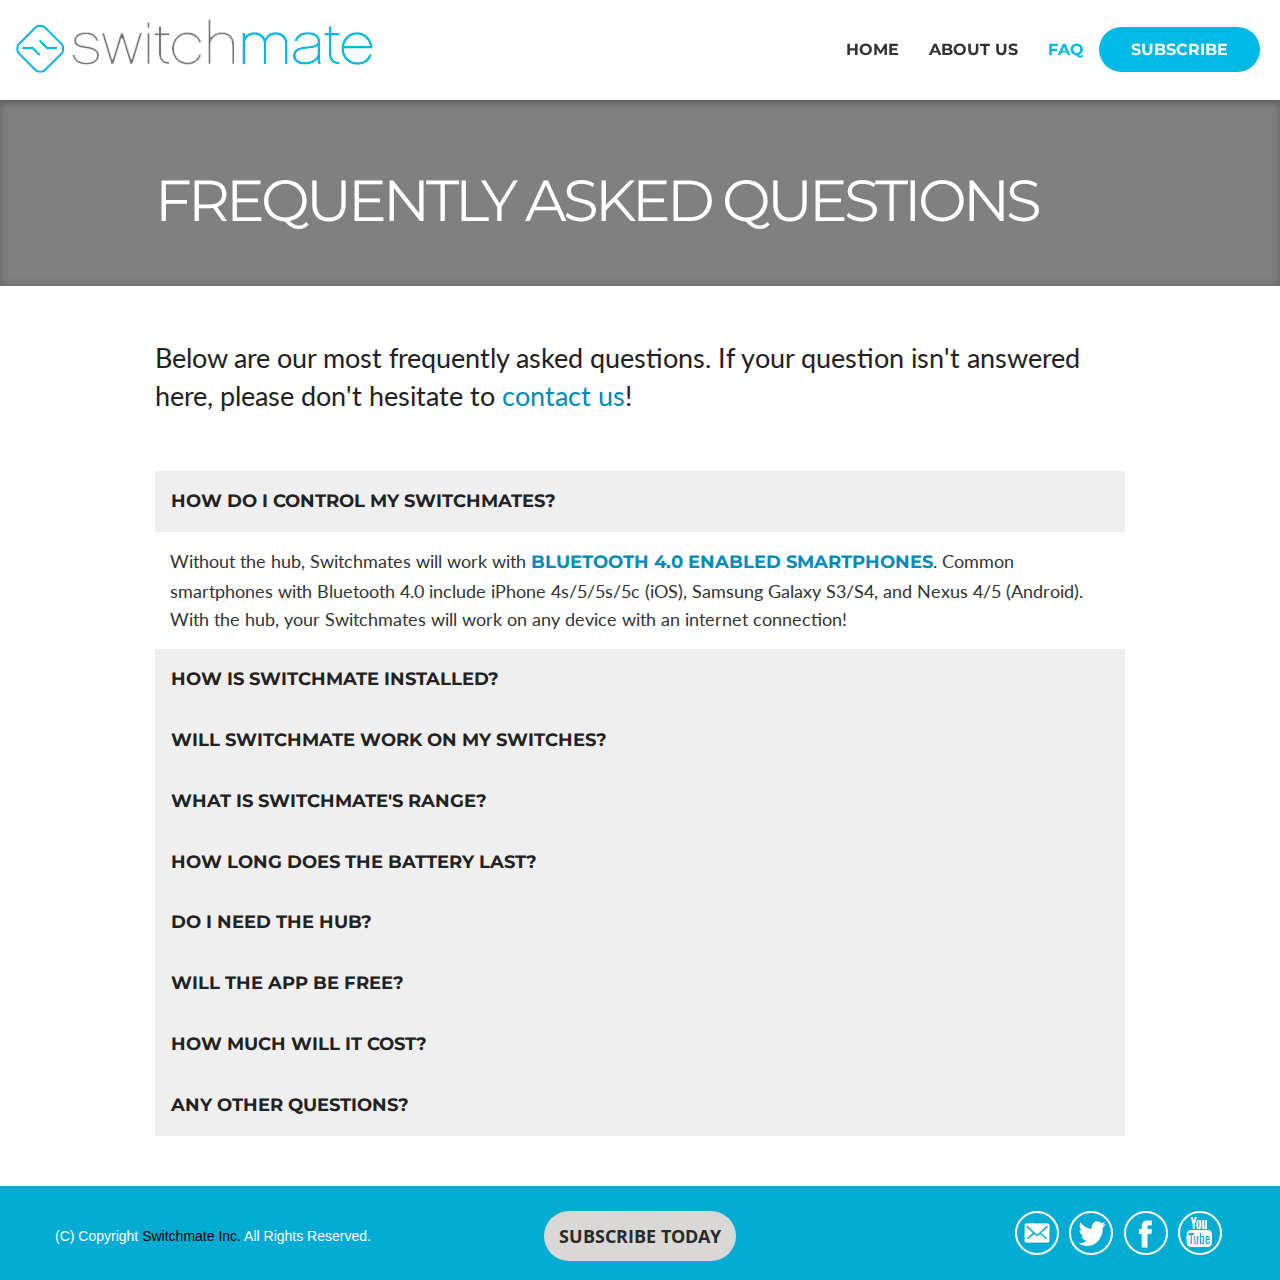
<file: Switchmate/faq.html>
﻿<!doctype html>
<html class="no-js" lang="en">
	<head>
		<meta charset="utf-8" />
		<meta name="viewport" content="width=device-width, initial-scale=1.0" />
		<title>Switchmate | Frequently Asked Questions </title>
		<link rel="stylesheet" href="css/style.css" />
		<link rel="stylesheet" href="css/foundation.css" />
		<link rel="icon" type="image/png" href="img/fav.png">
		<script src="js/vendor/modernizr.js"></script>
		<link href="http://fonts.googleapis.com/css?family=Montserrat:400,700|Lato:400,700" rel="stylesheet" type="text/css">
		<link href="http://maxcdn.bootstrapcdn.com/font-awesome/4.1.0/css/font-awesome.min.css" rel="stylesheet">
	</head>
	<body>
        <div class="fixed navbar">
            <div class="">
                <nav class="top-bar" data-topbar>
                    <ul class="title-area">
                        <li class="name">
                            <a href="./"><img src="img/logo.png" class="logo-img" style=""></a>
                        </li>
                    </ul>
                    <section class="top-bar-section" style="left: initial!important; right: 10px!important">
                        <img src="img/collapse.png" class="collapse" />
                        <!-- Right Nav Section -->
                        <ul class="right hide-collapse">
                            <li>
                                <a href="index.html">Home</a>
                            </li>
                            <li>
                                <a href="about.html">About us</a>
                            </li>
                            <li class="active">
                                <a href="faq.html">FAQ</a>
                            </li>
                            <li>
                                <a href="#" data-reveal-id="notifiedmodal" class="notifiednav li-custom-nav">SUBSCRIBE</a>
                            </li>
                        </ul>
                    </section>
                </nav>
            </div>

        </div>

		<div id="pageheader">
			<div class="row">
				<div class="large-12 columns">
					<h1>Frequently Asked Questions</h1>
				</div>
			</div>
		</div>
		<div class="contentarea">
			<div class="row">
				<div class="large-12 columns">
					<h3>Below are our most frequently asked questions. If your question isn't answered here, please don't hesitate to <a href="contact.html">contact us</a>!</h3>
					<br />
					<br />
					<dl class="accordion" data-accordion>
						<dd class="accordion-navigation">
							<a href="#panel1">How do I control my Switchmates?</a>
							<div id="panel1" class="content active">
								Without the hub, Switchmates will work with <a href="http://www.bluetooth.com/Pages/Bluetooth-Smart-Devices-List.aspx">Bluetooth 4.0 enabled smartphones</a>. Common smartphones with Bluetooth 4.0 include iPhone 4s/5/5s/5c (iOS), Samsung Galaxy S3/S4, and Nexus 4/5 (Android). With the hub, your Switchmates will work on any device with an internet connection!
							</div>
						</dd>
						<dd class="accordion-navigation">
							<a href="#panel2">How is Switchmate installed?</a>
							<div id="panel2" class="content">
								Switchmate uses rare earth magnets to snap onto the screws of a standard light switch. Snap it on and connect to your smartphone! We will also provide adhesives in case you need them.
							</div>
						</dd>
						<dd class="accordion-navigation">
							<a href="#panel3">Will Switchmate work on my switches?</a>
							<div id="panel3" class="content">
								If you have a <a href="http://i.imgur.com/7JPBMBI.jpg">standard toggle switch</a>, or a <a href="http://i.imgur.com/QNns9IF.jpg">rocker/decora switch</a>, Switchmate will work for you! If you are interested in using Switchmate for different switches, please let us know!
							</div>
						</dd>
						<dd class="accordion-navigation">
							<a href="#panel4">What is Switchmate's range?</a>
							<div id="panel4" class="content">
								With the hub, you can use Switchmate from anywhere with internet access! Without the hub, Switchmate typically ranges up to 70 m (230 ft.) depending on where you are standing, as the signals could be absorbed by walls and doors.
							</div>
						</dd>
						<dd class="accordion-navigation">
							<a href="#panel5">How long does the battery last?</a>
							<div id="panel5" class="content">
								With two standard AAA batteries, Switchmate will last for 8-12 months.
							</div>
						</dd>
						<dd class="accordion-navigation">
							<a href="#panel6">Do I need the hub?</a>
							<div id="panel6" class="content">
								No, this is optional. Without the hub, you can only control your Switchmates while within range (up to 70 m). With the hub, you can control your Switchmates using any device with internet access!
							</div>
						</dd>
						<dd class="accordion-navigation">
							<a href="#panel7">Will the app be free?</a>
							<div id="panel7" class="content">
								Yes. Both our iOS and Android apps will be free.
							</div>
						</dd>
						<dd class="accordion-navigation">
							<a href="#panel8">How much will it cost?</a>
							<div id="panel8" class="content">
								We will soon be offering Switchmate at an early bird rate of $29.99, and our Switchmate hub for $29.99. This is a 40% discount and our way to show you how valuable your support is. We promise to keep you updated and to give you chances to beta test. If you're not satisfied within 30 days of receiving the product, we'll give you a full refund.
							</div>
						</dd>
						<dd class="accordion-navigation">
							<a href="#panel9">Any other questions?</a>
							<div id="panel9" class="content">
								Contact us at <a href="mailto:info@myswitchmate.com">info@myswitchmate.com</a>.
							</div>
						</dd>
					</dl>
				</div>
			</div>
		</div>
        <div id="footer">
            <div class="row">
                <div class="large-12 columns" style="position: relative">
                    <div class="copy-right">
                        (C) Copyright <span>Switchmate Inc.</span> All Rights Reserved.
                    </div>
                    <div class="subcribe-today-bottom">
                        <a data-reveal-id="notifiedmodal">Subscribe today</a>
                    </div>
                    <ul class="list-social">
                        <li><a href=""><i class="icon-x1-email"></i></a></li>
                        <li><a href="https://twitter.com/hashtag/switchmate" target="_blank"><i class="icon-x1-tw"></i></a></li>
                        <li><a href="https://www.facebook.com/Switchmate.Inc" target="_blank"><i class="icon-x1-fa"></i></a></li>
                        <li><a href="https://www.youtube.com/channel/UCIZ2nBm6SUFxC5MXyRI3s5w" target="_blank"><i class="icon-x1-yu"></i></a></li>
                    </ul>
                </div>
            </div>
        </div>
        <div id="notifiedmodal" class="reveal-modal" data-reveal>
            <h1 class="headertext">Subscribe today</h1>
            <p class="lead">
                We're launching  our crowdfunding campaign soon. Leave your email to stay up to date!
            </p>
            <p>
                <!-- Begin MailChimp Signup Form -->
                <div id="mc_embed_signup">
                    <form action="//myswitchmate.us8.list-manage.com/subscribe/post?u=7092f45944f1e13b511514048&amp;id=6d27c730f6" method="post" id="mc-embedded-subscribe-form" name="mc-embedded-subscribe-form" class="validate" style="margin-bottom: -20px !important;" target="_blank">
                        <div class="mc-field-group">
                            <label for="mce-EMAIL">Email Address </label>
                            <input type="email" value="" name="EMAIL" class="required email" id="mce-EMAIL">
                        </div>
            <p>
                <a href="http://us8.campaign-archive2.com/home/?u=7092f45944f1e13b511514048&id=6d27c730f6" title="View previous campaigns">View previous campaigns.</a>
            </p>
            <div id="mce-responses" class="clear">
                <div class="response" id="mce-error-response" style="display:none"></div>
                <div class="response" id="mce-success-response" style="display:none"></div>
            </div>
            <!-- real people should not fill this in and expect good things - do not remove this or risk form bot signups-->
            <div style="position: absolute; left: -5000px;">
                <input type="text" name="b_7092f45944f1e13b511514048_6d27c730f6" tabindex="-1" value="">
            </div>
            <div class="clear">
                <input type="submit" value="Subscribe" name="subscribe" id="mc-embedded-subscribe" class="button">
            </div>
            </form>
        </div>
        <!--End mc_embed_signup-->
        </p>
        <a class="close-reveal-modal">&#215;</a>
        </div>

	    <script src="js/vendor/jquery.js"></script>
        <script src="js/jquery.validate.js"></script>
		<script src="js/foundation.min.js"></script>
	    <script src="js/foundation/foundation.magellan.js"></script>
        <script src="js/homepage.js"></script>
	    <script>
    	    $(document).foundation();
    	</script>
        <script>
            (function (i, s, o, g, r, a, m) {
                i['GoogleAnalyticsObject'] = r; i[r] = i[r] || function () {
                    (i[r].q = i[r].q || []).push(arguments)
                }, i[r].l = 1 * new Date(); a = s.createElement(o),
                m = s.getElementsByTagName(o)[0]; a.async = 1; a.src = g; m.parentNode.insertBefore(a, m)
            })(window, document, 'script', '//www.google-analytics.com/analytics.js', 'ga');

            ga('create', 'UA-48810877-1', 'myswitchmate.com');
            ga('require', 'displayfeatures');
            ga('send', 'pageview');
        </script>

	</body>
</html>
</file>
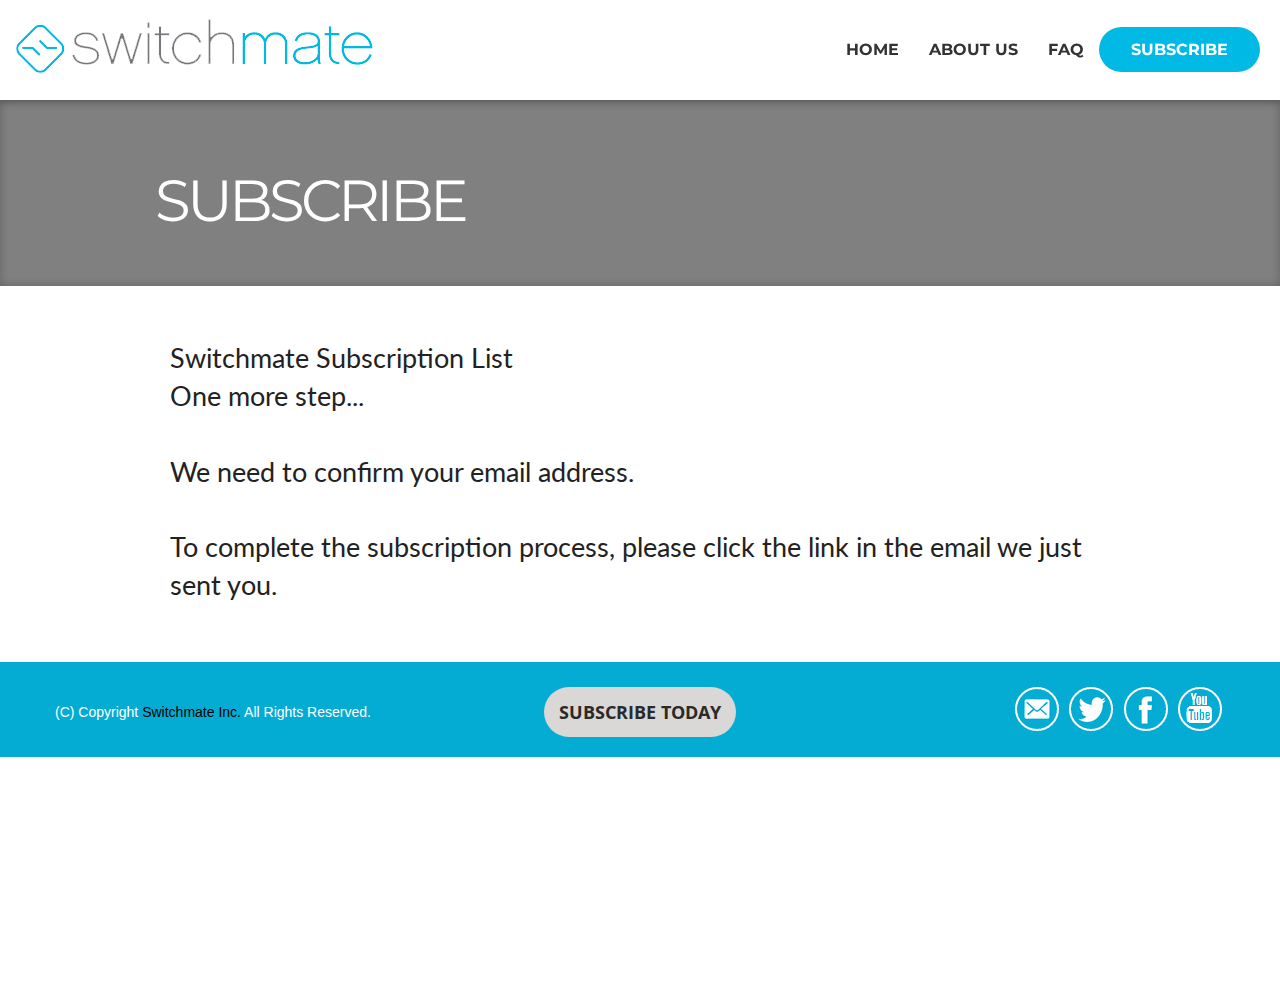
<file: Switchmate/subscribe.html>
﻿<!doctype html>
<html class="no-js" lang="en">
	<head>
		<meta charset="utf-8" />
		<meta name="viewport" content="width=device-width, initial-scale=1.0" />
		<title>Switchmate | Frequently Asked Questions </title>
		<link rel="stylesheet" href="css/style.css" />
		<link rel="stylesheet" href="css/foundation.css" />
		<link rel="icon" type="image/png" href="img/fav.png">
		<script src="js/vendor/modernizr.js"></script>
		<link href="http://fonts.googleapis.com/css?family=Montserrat:400,700|Lato:400,700" rel="stylesheet" type="text/css">
		<link href="http://maxcdn.bootstrapcdn.com/font-awesome/4.1.0/css/font-awesome.min.css" rel="stylesheet">
	</head>
	<body>
        <div class="fixed navbar">
            <div class="">
                <nav class="top-bar" data-topbar>
                    <ul class="title-area">
                        <li class="name">
                            <a href="./"><img src="img/logo.png" class="logo-img" style=""></a>
                        </li>
                    </ul>
                    <section class="top-bar-section" style="left: initial!important; right: 10px!important">
                        <img src="img/collapse.png" class="collapse" />
                        <!-- Right Nav Section -->
                        <ul class="right hide-collapse">
                            <li>
                                <a href="index.html">Home</a>
                            </li>
                            <li>
                                <a href="about.html">About us</a>
                            </li>
                            <li>
                                <a href="faq.html">FAQ</a>
                            </li>
                            <li>
                                <a href="#" data-reveal-id="notifiedmodal" class="notifiednav li-custom-nav">SUBSCRIBE</a>
                            </li>
                        </ul>
                    </section>
                </nav>
            </div>

        </div>

		<div id="pageheader">
			<div class="row">
				<div class="large-12 columns">
					<h1>Subscribe</h1>
				</div>
			</div>
		</div>
		<div class="contentarea">
			<div class="row">
				<div class="large-12 columns">
                    <div class="large-12 columns">
                        <h3>
                            Switchmate Subscription List<br/>
                            One more step...<br/>
                            <br />
                            We need to confirm your email address.<br/><br />

                            To complete the subscription process, please click the link in the email we just sent you.<br/>
                        </h3>
                    </div>
				</div>
			</div>
		</div>
        <div id="footer">
            <div class="row">
                <div class="large-12 columns" style="position: relative">
                    <div class="copy-right">
                        (C) Copyright <span>Switchmate Inc.</span> All Rights Reserved.
                    </div>
                    <div class="subcribe-today-bottom">
                        <a data-reveal-id="notifiedmodal">Subscribe today</a>
                    </div>
                    <ul class="list-social">
                        <li><a href=""><i class="icon-x1-email"></i></a></li>
                        <li><a href="https://twitter.com/hashtag/switchmate" target="_blank"><i class="icon-x1-tw"></i></a></li>
                        <li><a href="https://www.facebook.com/Switchmate.Inc" target="_blank"><i class="icon-x1-fa"></i></a></li>
                        <li><a href="https://www.youtube.com/channel/UCIZ2nBm6SUFxC5MXyRI3s5w" target="_blank"><i class="icon-x1-yu"></i></a></li>
                    </ul>
                </div>
            </div>
        </div>
        <div id="notifiedmodal" class="reveal-modal" data-reveal>
            <h1 class="headertext">Subscribe today</h1>
            <p class="lead">
                We're launching  our crowdfunding campaign soon. Leave your email to stay up to date!
            </p>
            <p>
                <!-- Begin MailChimp Signup Form -->
                <div id="mc_embed_signup">
                    <form action="//myswitchmate.us8.list-manage.com/subscribe/post?u=7092f45944f1e13b511514048&amp;id=6d27c730f6" method="post" id="mc-embedded-subscribe-form" name="mc-embedded-subscribe-form" class="validate" style="margin-bottom: -20px !important;" target="_blank">
                        <div class="mc-field-group">
                            <label for="mce-EMAIL">Email Address </label>
                            <input type="email" value="" name="EMAIL" class="required email" id="mce-EMAIL">
                        </div>
            <p>
                <a href="http://us8.campaign-archive2.com/home/?u=7092f45944f1e13b511514048&id=6d27c730f6" title="View previous campaigns">View previous campaigns.</a>
            </p>
            <div id="mce-responses" class="clear">
                <div class="response" id="mce-error-response" style="display:none"></div>
                <div class="response" id="mce-success-response" style="display:none"></div>
            </div>
            <!-- real people should not fill this in and expect good things - do not remove this or risk form bot signups-->
            <div style="position: absolute; left: -5000px;">
                <input type="text" name="b_7092f45944f1e13b511514048_6d27c730f6" tabindex="-1" value="">
            </div>
            <div class="clear">
                <input type="submit" value="Subscribe" name="subscribe" id="mc-embedded-subscribe" class="button">
            </div>
            </form>
        </div>
        <!--End mc_embed_signup-->
        </p>
        <a class="close-reveal-modal">&#215;</a>
        </div>

	    <script src="js/vendor/jquery.js"></script>
        <script src="js/jquery.validate.js"></script>
		<script src="js/foundation.min.js"></script>
	    <script src="js/foundation/foundation.magellan.js"></script>
        <script src="js/homepage.js"></script>
	    <script>
    	    $(document).foundation();
    	</script>
        
        <script>
            (function (i, s, o, g, r, a, m) {
                i['GoogleAnalyticsObject'] = r; i[r] = i[r] || function () {
                    (i[r].q = i[r].q || []).push(arguments)
                }, i[r].l = 1 * new Date(); a = s.createElement(o),
                m = s.getElementsByTagName(o)[0]; a.async = 1; a.src = g; m.parentNode.insertBefore(a, m)
            })(window, document, 'script', '//www.google-analytics.com/analytics.js', 'ga');

            ga('create', 'UA-48810877-1', 'myswitchmate.com');
            ga('require', 'displayfeatures');
            ga('send', 'pageview');
        </script>

	</body>
</html>
</file>
<file: Switchmate/css/style.css>
@import url(http://fonts.googleapis.com/css?family=Open+Sans:300italic,400italic,600italic,700italic,800italic,400,300,600,700,800);
body {
	font-family: 'Lato', sans-serif !important;
} 


.navbar {
		-webkit-box-shadow: 0 0 8px 1px rgba(0,0,0,0.25);
box-shadow: 0 0 8px 1px rgba(0,0,0,0.25);
background: white !important;
background-color:rgba(255,255,255,0.9)!important;
z-index: 1000;
}

nav {
    
}

nav i {
	margin-top: -15px !important;
	position: relative;
}

li.name img {
	padding: 5px 0px 5px 0px;
}

.notifiednav {
	background: #00b9e5 !important;
	color: white !important;
}

.headertext {
	text-transform: uppercase;
	font-family: 'Montserrat';

}

.top-bar-section li:not(.has-form) a:not(.button) {
padding: 0 15px;
line-height: 45px;
    background: none !important;
color: #333333 !important;
font-size: 16px !important;
font-family: 'Montserrat', sans-serif;
font-weight: bold;
text-transform: uppercase;
}

.button {
	background: #00b9e5 !important;
	text-transform: uppercase;
	font-family: 'Montserrat' !important;
}

.top-bar-section li.active:not(.has-form) a:not(.button) {
padding: 0 15px;
line-height: 45px;
color: white;
color: #00b9e5 !important;
background: none!important
}
li.name img.logo-img {
    width: 100%;padding-top: 15px;
    max-width:387px
}

#header {
    background-color: #dad8d6;
	width: 100%;
    -webkit-box-shadow:inset 0 0 8px 1px #000000;
    -webkit-box-shadow:inset 0 0 8px 1px rgba(0,0,0,0.2);
    box-shadow:inset 0 0 8px 1px #000000;
    box-shadow:inset 0 0 8px 1px rgba(0,0,0,0.2);
	margin-top: 100px;
}

#header h1 {
	margin: auto auto 30px auto;
	color: white;
	font-size: 68px;
	font-weight: normal;
	line-height: 0.95;
		letter-spacing: -5px !important;
	font-family: 'Montserrat', sans-serif !important;
	text-align: center;
	text-transform: uppercase;
}

#pageheader {

    background-color: gray;
	width: 100%;
	letter-spacing: -4px;
    -webkit-box-shadow:inset 0 0 8px 1px #000000;
    -webkit-box-shadow:inset 0 0 8px 1px rgba(0,0,0,0.2);
    box-shadow:inset 0 0 8px 1px #000000;
    box-shadow:inset 0 0 8px 1px rgba(0,0,0,0.2);
	padding: 70px 0 50px 0;
    margin-top: 100px
}

.accordion-navigation a {
	font-weight: bold;
	font-size: 18px !important;
	font-family: 'Montserrat' !important;
	text-transform: uppercase;
}

.accordion-navigation .content {
	color: #333333;
	font-size: 18px !important;
}

#pageheader h1 {
	color: white;
	font-size: 58px;
	font-weight: normal;
	line-height: 0.95;
	font-family: 'Montserrat', sans-serif !important;
	text-transform: uppercase;
}

.rounded {
	border-radius: 5px;
	width: 100%;
}

.contentarea {
	color: #333333;
	margin: 50px 0 50px 0;
	font-size: 18px !important;
}


#getnotified {
	background-image: url('../img/phone.jpg');
	background-size: cover;
	background-position: center center;
	width: 100%;
	-webkit-box-shadow:inset 0 0 8px 1px rgba(0,0,0,0.2);
box-shadow:inset 0 0 8px 1px rgba(0,0,0,0.2);
	padding: 50px 0 50px 0;
	color: white !important;
}

#getnotified form label {
	color: white !important;
	font-weight: bold;
}

#getnotified h4 {
	color: white;
}

#getnotified h1 {
	margin: auto auto 30px auto;
	color: white;
	font-size: 64px;
	font-weight: normal;
	line-height: 0.95;
	font-family: 'Montserrat', sans-serif !important;
	text-align: center;
	text-transform: uppercase;
	letter-spacing: -4px;
}


#headervideo {
	padding: 0px;
	border-radius: 5px;
    text-align: center
}

#snapit {
    min-height: 380px;
    background: url(../img/snapit_loop.jpg) repeat;
}
#smart {
    min-height: 340px;
    background: url(../img/smart_loop.jpg) repeat;
}
#secure {
    min-height: 246px;
}
#secure,
#snapit, 
#smart {
   position: relative
}
#secure .row,
#snapit .row,
#smart .row {
    max-width: 100%
}
.snapit-content {
    position: absolute;
    right: 0px;
    top: 80px;
    max-width: 300px;
    text-align: right;
    
}
.snapit-content .title {
    color: #44ace8;
    font-family: 'Open Sans', sans-serif;
    font-size: 28px;
    font-weight: 700;
}
.snapit-content p {
    color: #ffffff;
    font-size: 16px;
    font-family: 'Open Sans', sans-serif;
}
.smart-content {
    position: absolute;
    right: 0px;
    top: 110px;
    max-width: 400px;
    text-align: right;
    
}
.smart-content .title {
    color: #44ace8;
    font-family: 'Open Sans', sans-serif;
    font-weight: bold;
    font-size: 28px
}
.smart-content p {
    color: #ffffff;
    font-size: 16px;
    font-family: 'Open Sans', sans-serif;
}


.secure-content{
    position: absolute;
    left: 0px;
    top: 150px;
    max-width: 300px;
    text-align: right;
    
}
.secure-content .title {
    color: #44ace8;
    font-family: 'Open Sans', sans-serif;
    font-weight: bold;
    font-size: 28px
}
.secure-content p {
    color: #ffffff;
    font-size: 16px;
    font-family: 'Open Sans', sans-serif;
}
p.p-one {
    margin-top: 20px
}
.caption-right {
	float: right;
	text-align: right;
	font-size: 19px;
}

.caption-right h1 {
	font-family: 'Montserrat', sans-serif;
	text-transform: uppercase;
	letter-spacing: -3px;
}

.caption-left {
	float: left;
	text-align: left;
	font-size: 19px;
}

.caption-left h1 {
	font-family: 'Montserrat', sans-serif;
	text-transform: uppercase;
	letter-spacing: -4px;
}
/*Header*/
.subscribe-content {
    text-align: center
}
.subscribe-content h3 {
    font-weight: bold;
    margin-top: 10px
}
.subscribe-content .description {
    font-size: 24px;
}
.form-subscribe {
    max-width: 400px; width: 100%;
    margin: 0px auto;
    margin-top: 20px
}
.form-subscribe input{
    margin:0px auto;margin-bottom: 15px; width: 100%;
}
.button-subscribe {
    border-radius: 25px;
    background-color: #44ace8;
    outline: none
}
.play-video {
    cursor: pointer
}
.video-youtube {
    display: none
}

.on-subcribe-button a{
    background-color: #ffffff;
    color: #04acd4;
    display: block;
    text-transform: uppercase;
    font-family: 'Montserrat', sans-serif;
    border-radius: 25px;
    padding: 10px 0px;
    padding-left: 35px;
    padding-right: 35px;
    font-size: 16px;
    font-weight: bold;
}
.on-subcribe-button a:hover {
    background-color: #04acd4;
    color: #ffffff;
    border: 2px solid #ffffff;
    padding: 8px 33px
}
.on-subcribe-button {
    display: none;
    
}
/*End Header*/
#footer {
	background: #04acd4;
	padding: 20px 0px 18px 0px;
	color: #606060;
	font-size: 13px;
	width: 100%;
	bottom: 0;
    font-family:"Arial"
}
#footer .row {
    max-width: 1200px;
}
a.facebook {
	color: #3b5998;
}

a.twitter {
	color: #00aced;
}

a.youtube {
	color: #bb0000;
}
.copy-right {
    float:left;padding-top: 18px;
    color: #fff;
    font-size: 14px;
    padding-right: 5px;
    width: 40%;
}
.copy-right span{
    color: #000;
}
.subcribe-today-bottom {
    width: 20%; float: left; text-align: center
}
.subcribe-today-bottom a {
    cursor: pointer; text-align: center; text-align: center;background-color: #d9d8d6;color: #2b2a28;padding: 13px 15px;font-weight: bold;text-transform: uppercase;border-radius: 25px;font-size: 18px; display: inline-block; margin-top: 5px;max-width: 220px;
    font-family: 'Open Sans', sans-serif
}
.list-social {
    list-style: none;
    float:right;
    margin: 0px;padding-top: 5px;
    width: 40%; text-align: right
}
.list-social li {
    display: inline-block;
    padding: 0px 3px
}
.top-bar-section .right li a.notifiednav.li-custom-nav {
    background: #00b9e5 !important;color: white !important; 
    border-radius: 25px; padding-left: 2rem; padding-right: 2rem
}
#index-form-subcribe label {
    margin-bottom: 10px;
    max-width: 400px;
    margin: 0px auto;
    text-align: left;
    padding-left: 0.5rem
}
[class^="icon-x1"],
[class*="icon-x1"]{
    background-image: url(../img/social_icon.png);
    text-decoration: none;
    display: inline-block;
    min-width: 1px;
    min-height: 1px;
    line-height: normal;
    vertical-align: baseline;
    background-position: 0 0;
    background-repeat: repeat;
}

[class^="icon-x1"],
[class*="icon-x1"] {
    width: 44px;
    height: 44px;
}
.icon-x1-email:hover {
    background-position: 0px 44px;
}
.icon-x1-email {
    background-position: 0px 0px;
}
.icon-x1-tw {
    background-position: -54px 0px;
}
.icon-x1-tw:hover {
    background-position: -54px 44px;
}
.icon-x1-fa {
    background-position: -108px 0px;
}
.icon-x1-fa:hover {
    background-position: -108px 44px;
}
.icon-x1-yu {
    background-position: -162px 0px;
}
.icon-x1-yu:hover {
    background-position: -162px 44px;
}
.collapse {
    display: none;
    cursor: pointer
}
@media (max-width: 1000px) {
    .snapit-content,
    .smart-content,
    .secure-content {
        top: 40px;
        padding: 0px 10px
    }
}
@media (max-width: 555px) {
    #secure {
        min-height: 270px;
        background: url(../img/onthego.jpg) repeat;
    }
    .secure-content {
        max-width: 100%;
    }
    .hide-scale {
        display: none
    }
    .copy-right {
        float: right;
        padding-top: 10px;
    }
    .list-social {
        float: right;
    }
    .on-subcribe-button {
        display: block
    }
    
}
@media (max-width: 640px) {
    .top-bar-section {
        top: 10px !important;
        right: 10px !important;
        max-width: 200px!important
    }
    .collapse {
        float: right;
        display: block
    }
    .top-bar-section .right.hide-collapse{
        display: none
    }
    .top-bar {
        height: 50px!important;
        line-height: 50px!important;
    }
    li.name img.logo-img {
        width: 100%;
        padding-top: 5px!important;
        max-width:240px
    }
    #header {
        margin-top: 50px
    }
    .top-bar-section ul {
        background-color: #fff;
        background-color:rgba(255,255,255,0.9);
        padding-top: 0px !important;
        margin-top: 14px !important;
        padding-right: 0px!important;
    }
    .top-bar-section .right li a.notifiednav.li-custom-nav {
        border-radius: 0px;
        padding-left: 15px;
        padding-right: 40px
    }
    #pageheader {
        margin-top: 50px!important
    }
    .top-bar .name {
        height: 50px!important
    }
    .copy-right {
        float: right;
        padding-top: 10px;
        width: 100%;
        text-align: right
    }
    .subcribe-today-bottom {
        width: 100%;
        text-align: right;
        margin-top: 5px
    }
    .list-social {
        width: 100%;
        margin-top: 10px
    }
}
@media (max-width: 820px) {
     li.name img.logo-img {
        width: 100%;
        padding-top: 30px;
        max-width:240px
    }
}
</file>
